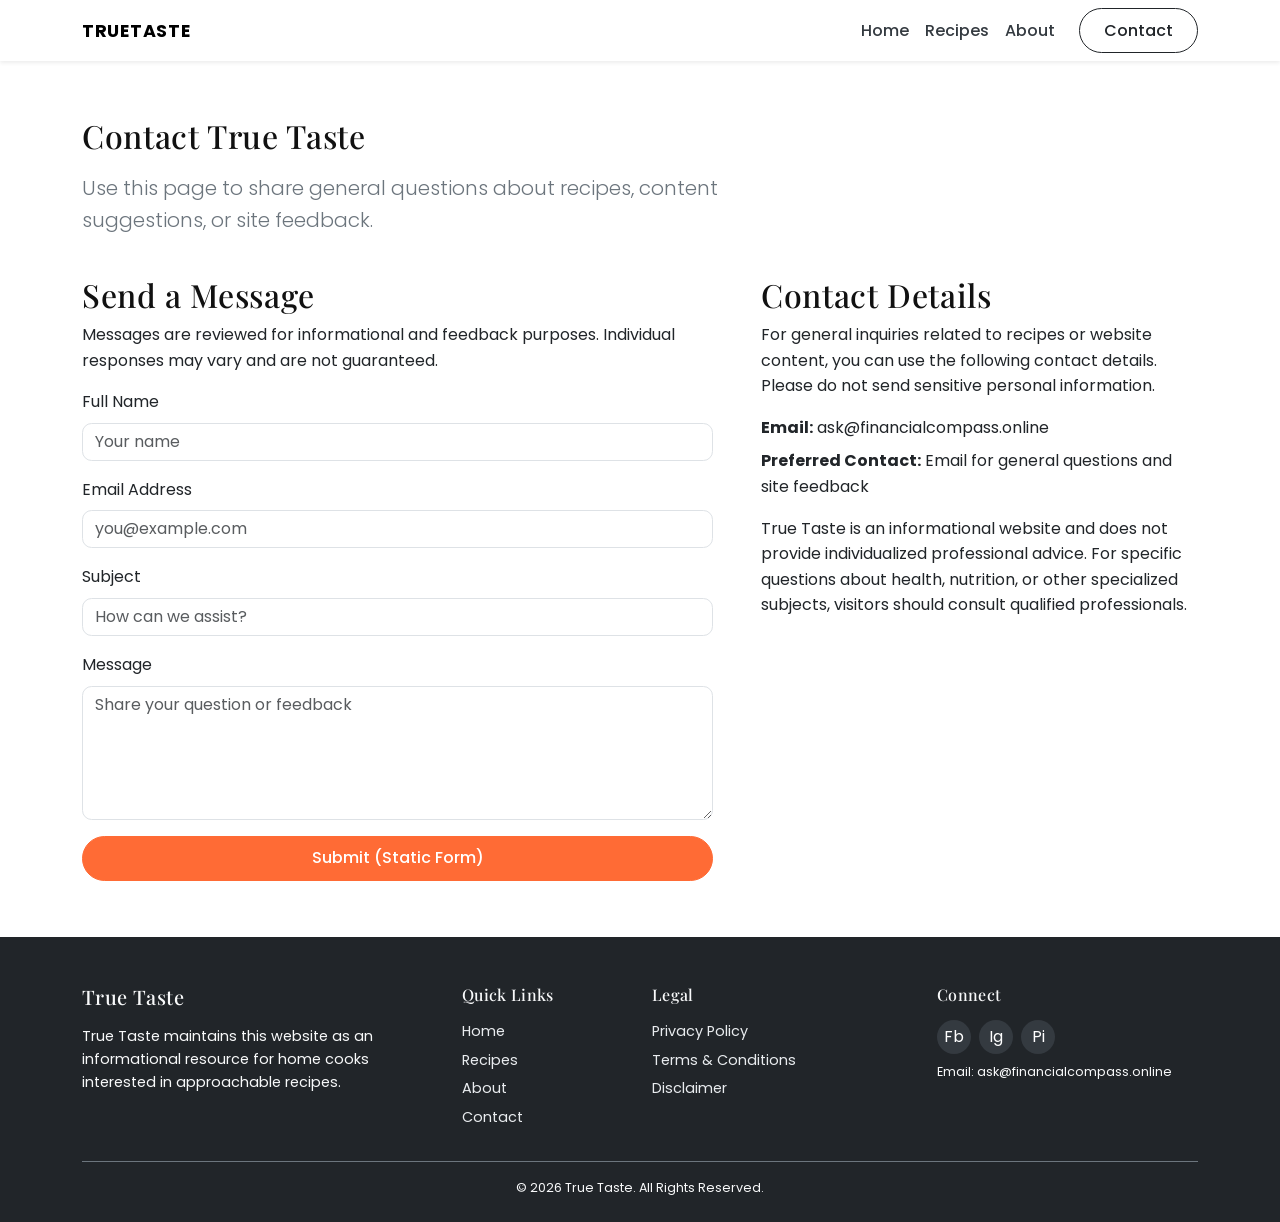
<file: contact.html>
<!DOCTYPE html>
<html lang="en">
<head>
    <meta charset="UTF-8">
    <title>Contact | True Taste Recipes</title>
    <meta name="description" content="Contact True Taste with recipe-related questions or website feedback. Use the form or email support for informational inquiries.">
    <meta name="viewport" content="width=device-width, initial-scale=1">
    <meta name="robots" content="noindex, nofollow">
    <meta property="og:title" content="Contact | True Taste Recipes">
    <meta property="og:description" content="Reach out to True Taste with general questions about recipes, content, or site feedback.">
    <meta property="og:type" content="website">
    <meta property="og:url" content="https://www.financialfreeeducation.com/contact">
    <meta property="og:image" content="https://images.pexels.com/photos/3740203/pexels-photo-3740203.jpeg">
    <link rel="preconnect" href="https://fonts.googleapis.com">
    <link rel="preconnect" href="https://fonts.gstatic.com" crossorigin>
    <link href="https://fonts.googleapis.com/css2?family=Playfair+Display:wght@500;700&amp;family=Poppins:wght@300;400;500;600&amp;display=swap" rel="stylesheet">
    <link href="https://cdn.jsdelivr.net/npm/bootstrap@5.3.3/dist/css/bootstrap.min.css" rel="stylesheet">
    <link href="assets/css/style.css" rel="stylesheet">
    <!-- Google tag (gtag.js) -->
    <script async src="https://www.googletagmanager.com/gtag/js?id=AW-17957425337"></script>
    <script>
      window.dataLayer = window.dataLayer || [];
      function gtag(){dataLayer.push(arguments);}
      gtag('js', new Date());
      gtag('config', 'AW-17957425337');
    </script>
</head>
<body>
<nav class="navbar navbar-expand-lg navbar-light bg-white shadow-sm sticky-top">
    <div class="container">
        <a class="navbar-brand fw-bold" href="index.html">TrueTaste</a>
        <button class="navbar-toggler" type="button" data-bs-toggle="collapse" data-bs-target="#mainNavbar" aria-controls="mainNavbar" aria-expanded="false" aria-label="Toggle navigation">
            <span class="navbar-toggler-icon"></span>
        </button>
        <div class="collapse navbar-collapse" id="mainNavbar">
            <ul class="navbar-nav ms-auto mb-2 mb-lg-0 align-items-lg-center">
                <li class="nav-item">
                    <a class="nav-link" href="index.html">Home</a>
                </li>
                <li class="nav-item">
                    <a class="nav-link" href="recipes.html">Recipes</a>
                </li>
                <li class="nav-item">
                    <a class="nav-link" href="about.html">About</a>
                </li>
                <li class="nav-item">
                    <a class="btn btn-accent ms-lg-3 active" href="contact.html" aria-current="page">Contact</a>
                </li>
            </ul>
        </div>
    </div>
</nav>

<section class="page-header section-padding pb-3">
    <div class="container">
        <h1 class="mb-3">Contact True Taste</h1>
        <p class="lead mb-0">Use this page to share general questions about recipes, content suggestions, or site feedback.</p>
    </div>
</section>

<section class="section-padding pt-4">
    <div class="container">
        <div class="row gx-5">
            <div class="col-lg-7 mb-4 mb-lg-0">
                <h2>Send a Message</h2>
                <p>Messages are reviewed for informational and feedback purposes. Individual responses may vary and are not guaranteed.</p>
                <form action="#" method="post" class="contact-form">
                    <div class="mb-3">
                        <label for="contactName" class="form-label">Full Name</label>
                        <input type="text" id="contactName" name="name" class="form-control" placeholder="Your name" required>
                    </div>
                    <div class="mb-3">
                        <label for="contactEmail" class="form-label">Email Address</label>
                        <input type="email" id="contactEmail" name="email" class="form-control" placeholder="you@example.com" required>
                    </div>
                    <div class="mb-3">
                        <label for="contactSubject" class="form-label">Subject</label>
                        <input type="text" id="contactSubject" name="subject" class="form-control" placeholder="How can we assist?" required>
                    </div>
                    <div class="mb-3">
                        <label for="contactMessage" class="form-label">Message</label>
                        <textarea id="contactMessage" name="message" rows="5" class="form-control" placeholder="Share your question or feedback" required></textarea>
                    </div>
                    <button type="submit" class="btn btn-accent w-100">Submit (Static Form)</button>
                </form>
            </div>
            <div class="col-lg-5">
                <h2>Contact Details</h2>
                <p>For general inquiries related to recipes or website content, you can use the following contact details. Please do not send sensitive personal information.</p>
                <ul class="list-unstyled contact-details">
                    <li>
                        <strong>Email:</strong> ask@financialcompass.online
                    </li>
                    <li>
                        <strong>Preferred Contact:</strong> Email for general questions and site feedback
                    </li>
                </ul>
                <p>True Taste is an informational website and does not provide individualized professional advice. For specific questions about health, nutrition, or other specialized subjects, visitors should consult qualified professionals.</p>
            </div>
        </div>
    </div>
</section>

<footer class="footer bg-dark text-light pt-5 pb-4">
    <div class="container">
        <div class="row g-4 mb-3">
            <div class="col-md-4">
                <h3 class="h5 mb-3">True Taste</h3>
                <p>True Taste maintains this website as an informational resource for home cooks interested in approachable recipes.</p>
            </div>
            <div class="col-6 col-md-2">
                <h3 class="h6 mb-3">Quick Links</h3>
                <ul class="list-unstyled footer-links">
                    <li><a href="index.html">Home</a></li>
                    <li><a href="recipes.html">Recipes</a></li>
                    <li><a href="about.html">About</a></li>
                    <li><a href="contact.html">Contact</a></li>
                </ul>
            </div>
            <div class="col-6 col-md-3">
                <h3 class="h6 mb-3">Legal</h3>
                <ul class="list-unstyled footer-links">
                    <li><a href="privacy-policy.html">Privacy Policy</a></li>
                    <li><a href="terms-and-conditions.html">Terms &amp; Conditions</a></li>
                    <li><a href="disclaimer.html">Disclaimer</a></li>
                </ul>
            </div>
            <div class="col-md-3">
                <h3 class="h6 mb-3">Connect</h3>
                <div class="d-flex gap-2 mb-2">
                    <a href="#" aria-label="Facebook" class="social-icon rounded-circle d-inline-flex align-items-center justify-content-center">
                        <span class="fs-6">Fb</span>
                    </a>
                    <a href="#" aria-label="Instagram" class="social-icon rounded-circle d-inline-flex align-items-center justify-content-center">
                        <span class="fs-6">Ig</span>
                    </a>
                    <a href="#" aria-label="Pinterest" class="social-icon rounded-circle d-inline-flex align-items-center justify-content-center">
                        <span class="fs-6">Pi</span>
                    </a>
                </div>
                <p class="mb-0 small">Email: ask@financialcompass.online</p>
            </div>
        </div>
        <div class="border-top border-secondary pt-3 mt-2 text-center small">
            <span>© 2026 True Taste. All Rights Reserved.</span>
        </div>
    </div>
</footer>

<script src="https://cdn.jsdelivr.net/npm/bootstrap@5.3.3/dist/js/bootstrap.bundle.min.js"></script>
</body>
</html>
</file>
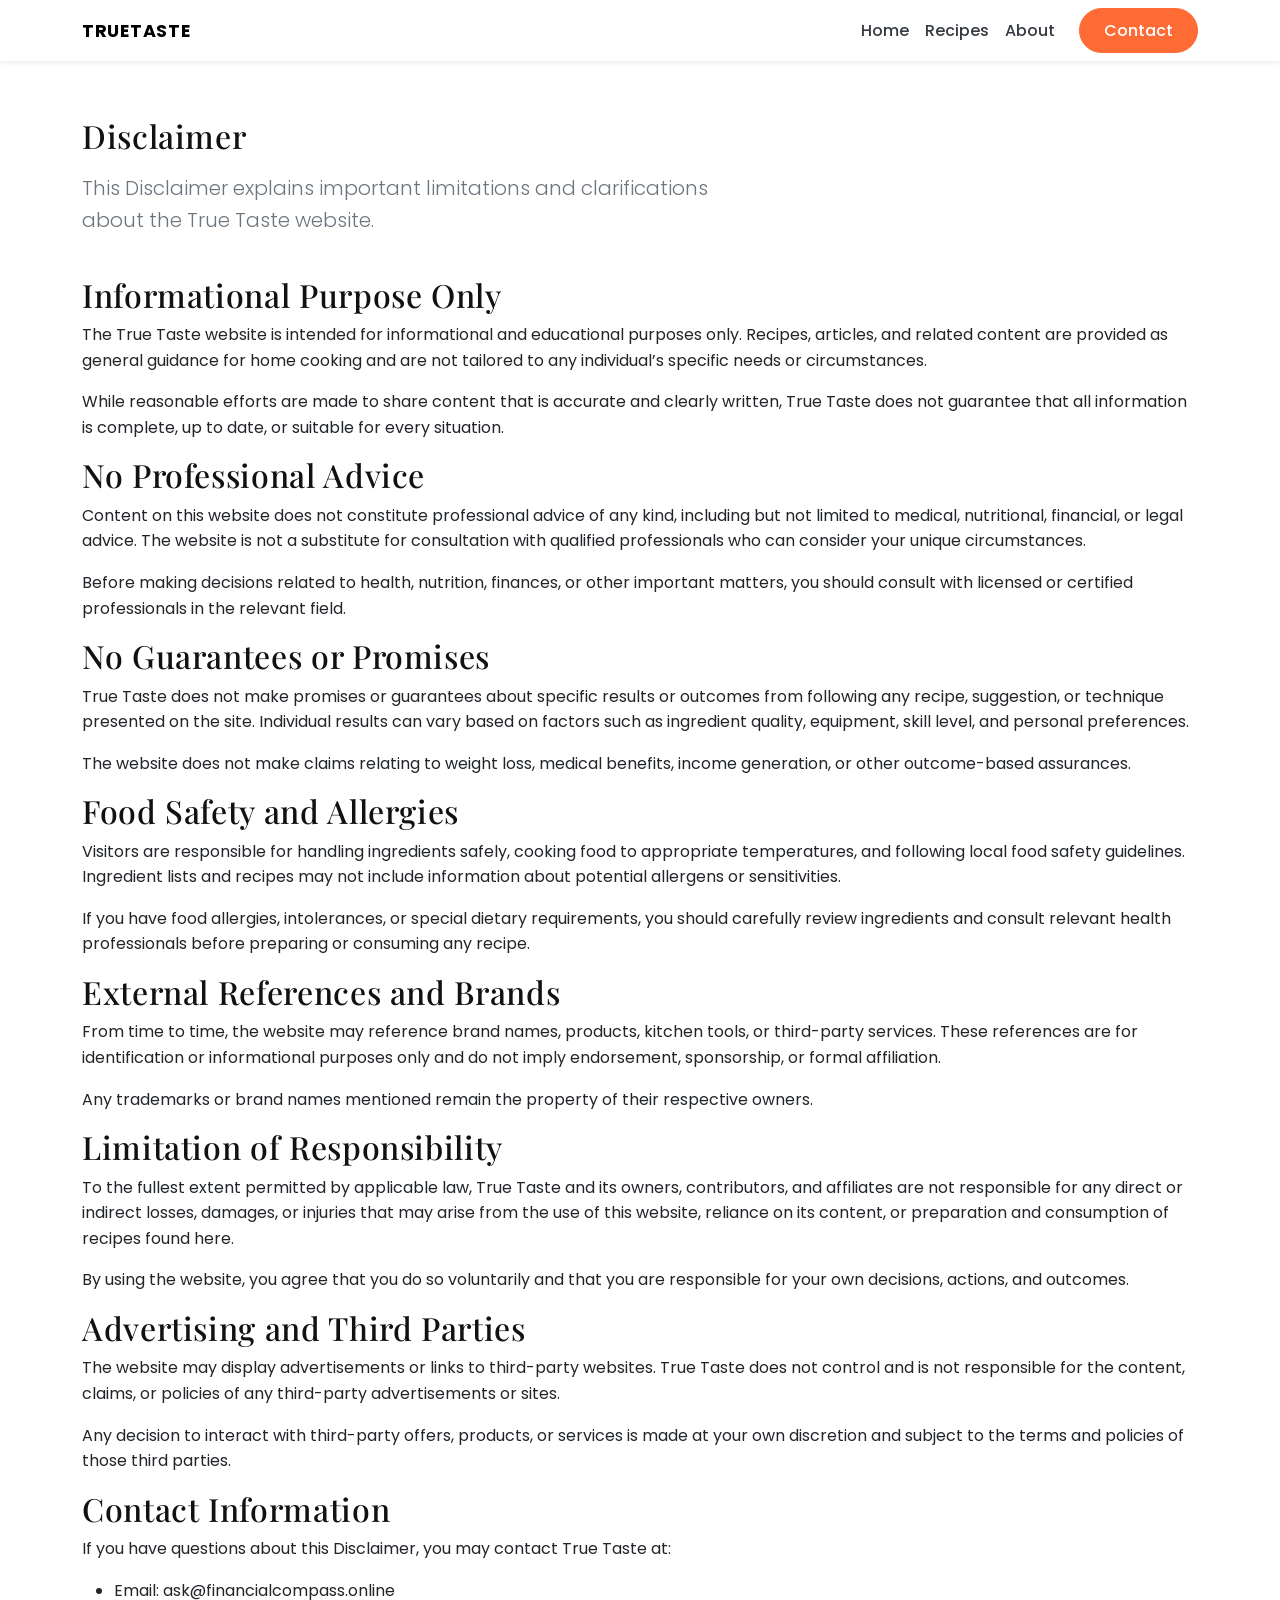
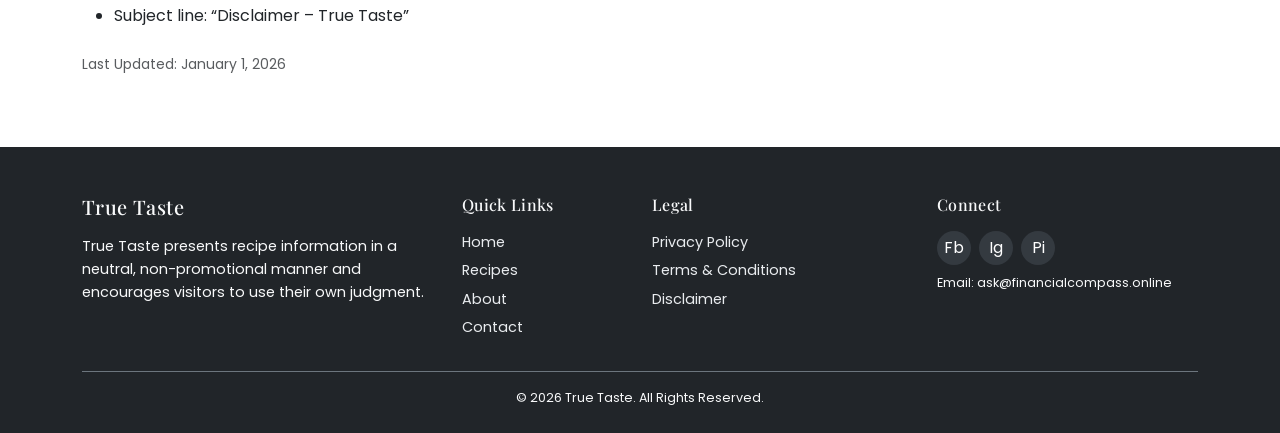
<file: disclaimer.html>
<!DOCTYPE html>
<html lang="en">
<head>
    <meta charset="UTF-8">
    <title>Disclaimer | True Taste</title>
    <meta name="description" content="Read the Disclaimer for True Taste, outlining the informational nature of recipe content and limitations of responsibility.">
    <meta name="viewport" content="width=device-width, initial-scale=1">
    <meta property="og:title" content="Disclaimer | True Taste">
    <meta property="og:description" content="Understand the informational purpose of the True Taste website and the limits of its liability.">
    <meta property="og:type" content="website">
    <meta property="og:url" content="https://www.financialfreeeducation.com/disclaimer">
    <meta property="og:image" content="https://images.pexels.com/photos/1181671/pexels-photo-1181671.jpeg">
    <link rel="preconnect" href="https://fonts.googleapis.com">
    <link rel="preconnect" href="https://fonts.gstatic.com" crossorigin>
    <link href="https://fonts.googleapis.com/css2?family=Playfair+Display:wght@500;700&family=Poppins:wght@300;400;500;600&display=swap" rel="stylesheet">
    <link href="https://cdn.jsdelivr.net/npm/bootstrap@5.3.3/dist/css/bootstrap.min.css" rel="stylesheet">
    <link href="assets/css/style.css" rel="stylesheet">
    <!-- Google tag (gtag.js) -->
    <script async src="https://www.googletagmanager.com/gtag/js?id=AW-17957425337"></script>
    <script>
      window.dataLayer = window.dataLayer || [];
      function gtag(){dataLayer.push(arguments);}
      gtag('js', new Date());
      gtag('config', 'AW-17957425337');
    </script>
</head>
<body>
<nav class="navbar navbar-expand-lg navbar-light bg-white shadow-sm sticky-top">
    <div class="container">
        <a class="navbar-brand fw-bold" href="index.html">TrueTaste</a>
        <button class="navbar-toggler" type="button" data-bs-toggle="collapse" data-bs-target="#mainNavbar" aria-controls="mainNavbar" aria-expanded="false" aria-label="Toggle navigation">
            <span class="navbar-toggler-icon"></span>
        </button>
        <div class="collapse navbar-collapse" id="mainNavbar">
            <ul class="navbar-nav ms-auto mb-2 mb-lg-0 align-items-lg-center">
                <li class="nav-item">
                    <a class="nav-link" href="index.html">Home</a>
                </li>
                <li class="nav-item">
                    <a class="nav-link" href="recipes.html">Recipes</a>
                </li>
                <li class="nav-item">
                    <a class="nav-link" href="about.html">About</a>
                </li>
                <li class="nav-item">
                    <a class="btn btn-accent ms-lg-3" href="contact.html">Contact</a>
                </li>
            </ul>
        </div>
    </div>
</nav>

<section class="page-header section-padding pb-3">
    <div class="container">
        <h1 class="mb-3">Disclaimer</h1>
        <p class="lead mb-0">This Disclaimer explains important limitations and clarifications about the True Taste website.</p>
    </div>
</section>

<section class="section-padding pt-4">
    <div class="container">
        <h2>Informational Purpose Only</h2>
        <p>The True Taste website is intended for informational and educational purposes only. Recipes, articles, and related content are provided as general guidance for home cooking and are not tailored to any individual’s specific needs or circumstances.</p>
        <p>While reasonable efforts are made to share content that is accurate and clearly written, True Taste does not guarantee that all information is complete, up to date, or suitable for every situation.</p>

        <h2>No Professional Advice</h2>
        <p>Content on this website does not constitute professional advice of any kind, including but not limited to medical, nutritional, financial, or legal advice. The website is not a substitute for consultation with qualified professionals who can consider your unique circumstances.</p>
        <p>Before making decisions related to health, nutrition, finances, or other important matters, you should consult with licensed or certified professionals in the relevant field.</p>

        <h2>No Guarantees or Promises</h2>
        <p>True Taste does not make promises or guarantees about specific results or outcomes from following any recipe, suggestion, or technique presented on the site. Individual results can vary based on factors such as ingredient quality, equipment, skill level, and personal preferences.</p>
        <p>The website does not make claims relating to weight loss, medical benefits, income generation, or other outcome-based assurances.</p>

        <h2>Food Safety and Allergies</h2>
        <p>Visitors are responsible for handling ingredients safely, cooking food to appropriate temperatures, and following local food safety guidelines. Ingredient lists and recipes may not include information about potential allergens or sensitivities.</p>
        <p>If you have food allergies, intolerances, or special dietary requirements, you should carefully review ingredients and consult relevant health professionals before preparing or consuming any recipe.</p>

        <h2>External References and Brands</h2>
        <p>From time to time, the website may reference brand names, products, kitchen tools, or third-party services. These references are for identification or informational purposes only and do not imply endorsement, sponsorship, or formal affiliation.</p>
        <p>Any trademarks or brand names mentioned remain the property of their respective owners.</p>

        <h2>Limitation of Responsibility</h2>
        <p>To the fullest extent permitted by applicable law, True Taste and its owners, contributors, and affiliates are not responsible for any direct or indirect losses, damages, or injuries that may arise from the use of this website, reliance on its content, or preparation and consumption of recipes found here.</p>
        <p>By using the website, you agree that you do so voluntarily and that you are responsible for your own decisions, actions, and outcomes.</p>

        <h2>Advertising and Third Parties</h2>
        <p>The website may display advertisements or links to third-party websites. True Taste does not control and is not responsible for the content, claims, or policies of any third-party advertisements or sites.</p>
        <p>Any decision to interact with third-party offers, products, or services is made at your own discretion and subject to the terms and policies of those third parties.</p>

        <h2>Contact Information</h2>
        <p>If you have questions about this Disclaimer, you may contact True Taste at:</p>
        <ul>
            <li>Email: ask@financialcompass.online</li>
            <li>Subject line: “Disclaimer – True Taste”</li>
        </ul>

        <p class="mt-4 small text-muted">Last Updated: January 1, 2026</p>
    </div>
</section>

<footer class="footer bg-dark text-light pt-5 pb-4">
    <div class="container">
        <div class="row g-4 mb-3">
            <div class="col-md-4">
                <h3 class="h5 mb-3">True Taste</h3>
                <p>True Taste presents recipe information in a neutral, non-promotional manner and encourages visitors to use their own judgment.</p>
            </div>
            <div class="col-6 col-md-2">
                <h3 class="h6 mb-3">Quick Links</h3>
                <ul class="list-unstyled footer-links">
                    <li><a href="index.html">Home</a></li>
                    <li><a href="recipes.html">Recipes</a></li>
                    <li><a href="about.html">About</a></li>
                    <li><a href="contact.html">Contact</a></li>
                </ul>
            </div>
            <div class="col-6 col-md-3">
                <h3 class="h6 mb-3">Legal</h3>
                <ul class="list-unstyled footer-links">
                    <li><a href="privacy-policy.html">Privacy Policy</a></li>
                    <li><a href="terms-and-conditions.html">Terms &amp; Conditions</a></li>
                    <li><a href="disclaimer.html">Disclaimer</a></li>
                </ul>
            </div>
            <div class="col-md-3">
                <h3 class="h6 mb-3">Connect</h3>
                <div class="d-flex gap-2 mb-2">
                    <a href="#" aria-label="Facebook" class="social-icon rounded-circle d-inline-flex align-items-center justify-content-center">
                        <span class="fs-6">Fb</span>
                    </a>
                    <a href="#" aria-label="Instagram" class="social-icon rounded-circle d-inline-flex align-items-center justify-content-center">
                        <span class="fs-6">Ig</span>
                    </a>
                    <a href="#" aria-label="Pinterest" class="social-icon rounded-circle d-inline-flex align-items-center justify-content-center">
                        <span class="fs-6">Pi</span>
                    </a>
                </div>
                <p class="mb-0 small">Email: ask@financialcompass.online</p>
            </div>
        </div>
        <div class="border-top border-secondary pt-3 mt-2 text-center small">
            <span>© 2026 True Taste. All Rights Reserved.</span>
        </div>
    </div>
</footer>

<script src="https://cdn.jsdelivr.net/npm/bootstrap@5.3.3/dist/js/bootstrap.bundle.min.js"></script>
</body>
</html>
</file>
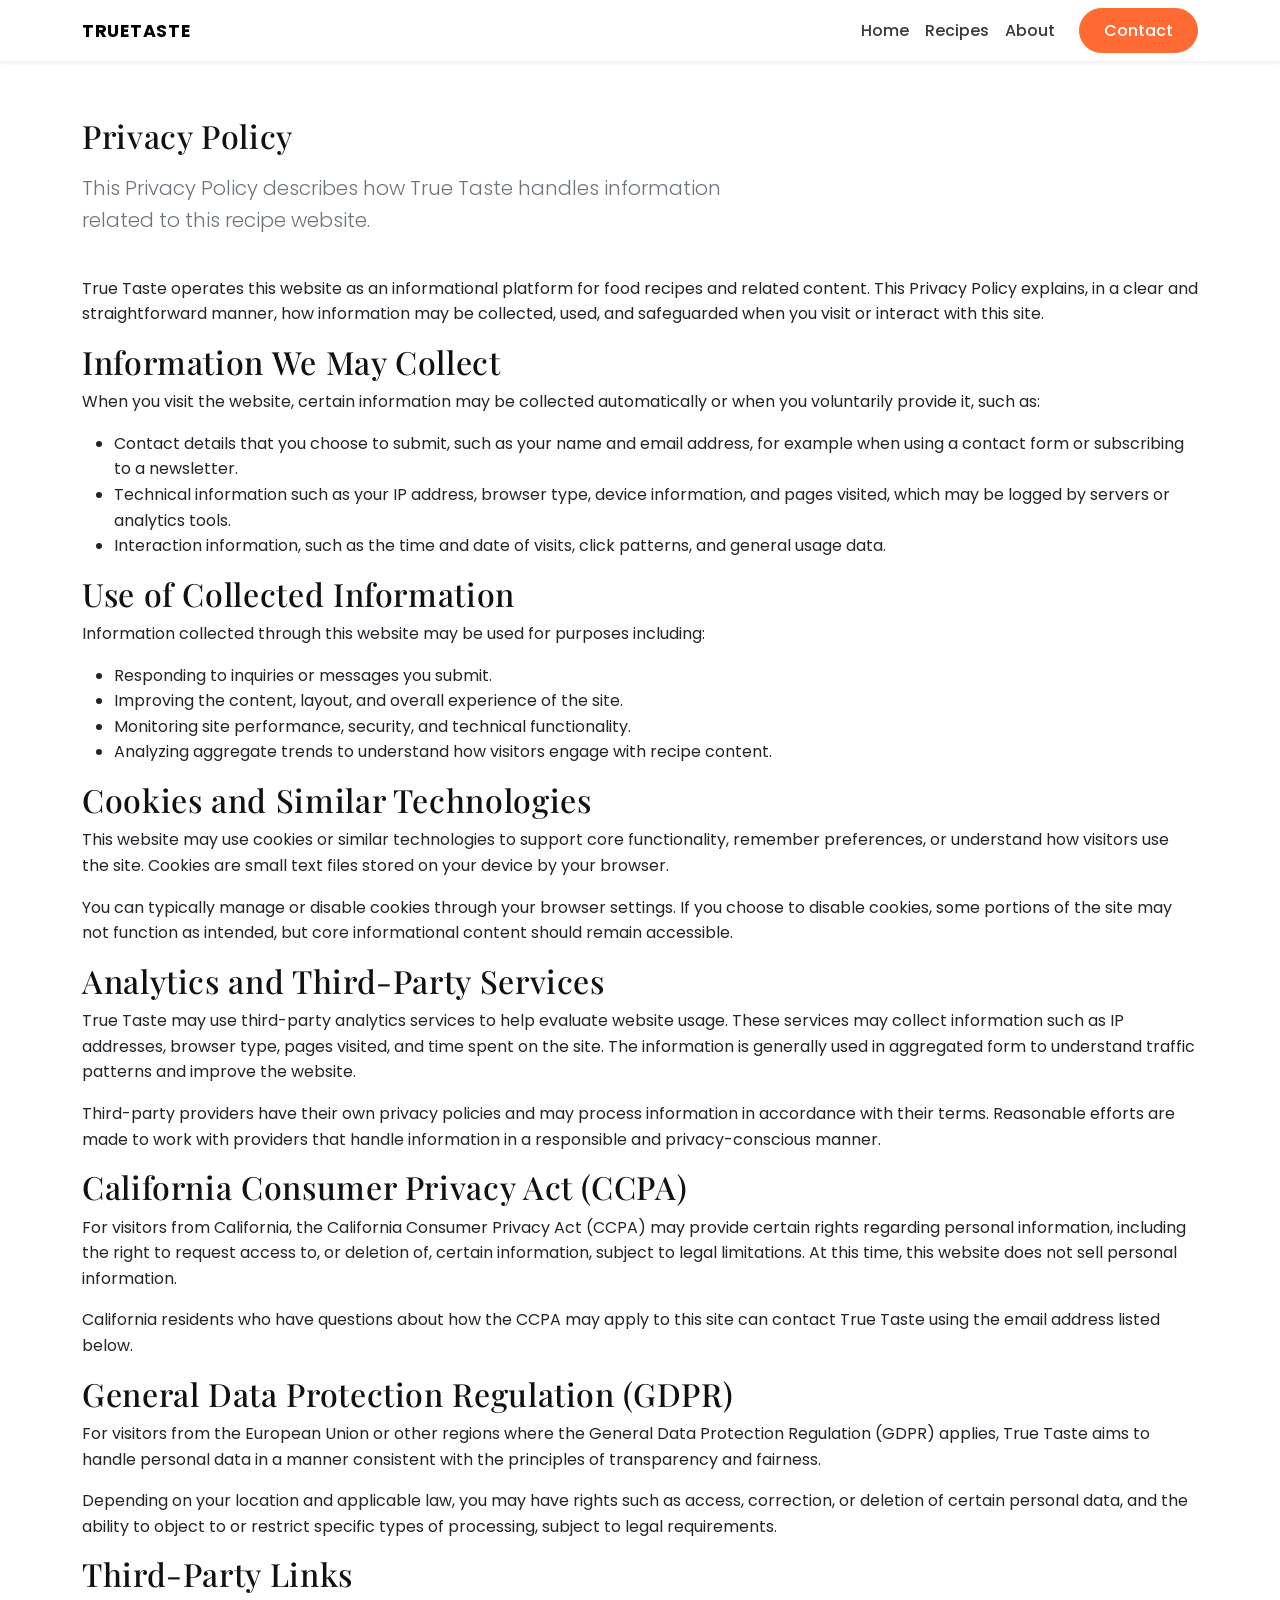
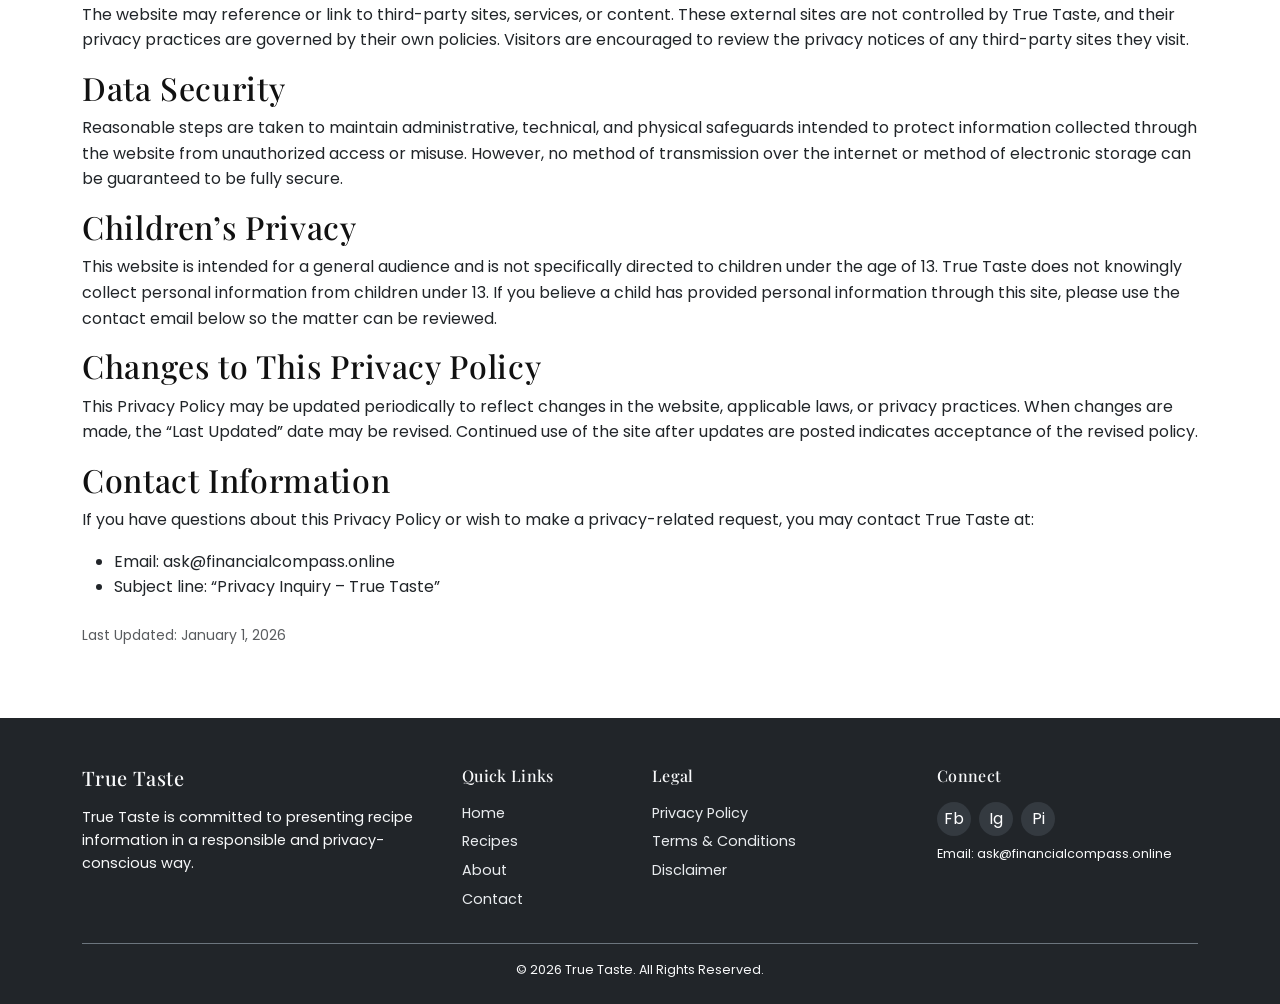
<file: privacy-policy.html>
<!DOCTYPE html>
<html lang="en">
<head>
    <meta charset="UTF-8">
    <title>Privacy Policy | True Taste</title>
    <meta name="description" content="Read the Privacy Policy for True Taste to understand how information may be collected, used, and protected on this recipe website.">
    <meta name="viewport" content="width=device-width, initial-scale=1">
    <meta property="og:title" content="Privacy Policy | True Taste">
    <meta property="og:description" content="Learn about data collection, cookies, analytics, and privacy practices for the True Taste recipe website.">
    <meta property="og:type" content="website">
    <meta property="og:url" content="https://www.financialfreeeducation.com/privacy-policy">
    <meta property="og:image" content="https://images.pexels.com/photos/1181671/pexels-photo-1181671.jpeg">
    <link rel="preconnect" href="https://fonts.googleapis.com">
    <link rel="preconnect" href="https://fonts.gstatic.com" crossorigin>
    <link href="https://fonts.googleapis.com/css2?family=Playfair+Display:wght@500;700&amp;family=Poppins:wght@300;400;500;600&amp;display=swap" rel="stylesheet">
    <link href="https://cdn.jsdelivr.net/npm/bootstrap@5.3.3/dist/css/bootstrap.min.css" rel="stylesheet">
    <link href="assets/css/style.css" rel="stylesheet">
    <!-- Google tag (gtag.js) -->
    <script async src="https://www.googletagmanager.com/gtag/js?id=AW-17957425337"></script>
    <script>
      window.dataLayer = window.dataLayer || [];
      function gtag(){dataLayer.push(arguments);}
      gtag('js', new Date());
      gtag('config', 'AW-17957425337');
    </script>
</head>
<body>
<nav class="navbar navbar-expand-lg navbar-light bg-white shadow-sm sticky-top">
    <div class="container">
        <a class="navbar-brand fw-bold" href="index.html">TrueTaste</a>
        <button class="navbar-toggler" type="button" data-bs-toggle="collapse" data-bs-target="#mainNavbar" aria-controls="mainNavbar" aria-expanded="false" aria-label="Toggle navigation">
            <span class="navbar-toggler-icon"></span>
        </button>
        <div class="collapse navbar-collapse" id="mainNavbar">
            <ul class="navbar-nav ms-auto mb-2 mb-lg-0 align-items-lg-center">
                <li class="nav-item">
                    <a class="nav-link" href="index.html">Home</a>
                </li>
                <li class="nav-item">
                    <a class="nav-link" href="recipes.html">Recipes</a>
                </li>
                <li class="nav-item">
                    <a class="nav-link" href="about.html">About</a>
                </li>
                <li class="nav-item">
                    <a class="btn btn-accent ms-lg-3" href="contact.html">Contact</a>
                </li>
            </ul>
        </div>
    </div>
</nav>

<section class="page-header section-padding pb-3">
    <div class="container">
        <h1 class="mb-3">Privacy Policy</h1>
        <p class="lead mb-0">This Privacy Policy describes how True Taste handles information related to this recipe website.</p>
    </div>
</section>

<section class="section-padding pt-4">
    <div class="container">
        <p>True Taste operates this website as an informational platform for food recipes and related content. This Privacy Policy explains, in a clear and straightforward manner, how information may be collected, used, and safeguarded when you visit or interact with this site.</p>

        <h2>Information We May Collect</h2>
        <p>When you visit the website, certain information may be collected automatically or when you voluntarily provide it, such as:</p>
        <ul>
            <li>Contact details that you choose to submit, such as your name and email address, for example when using a contact form or subscribing to a newsletter.</li>
            <li>Technical information such as your IP address, browser type, device information, and pages visited, which may be logged by servers or analytics tools.</li>
            <li>Interaction information, such as the time and date of visits, click patterns, and general usage data.</li>
        </ul>

        <h2>Use of Collected Information</h2>
        <p>Information collected through this website may be used for purposes including:</p>
        <ul>
            <li>Responding to inquiries or messages you submit.</li>
            <li>Improving the content, layout, and overall experience of the site.</li>
            <li>Monitoring site performance, security, and technical functionality.</li>
            <li>Analyzing aggregate trends to understand how visitors engage with recipe content.</li>
        </ul>

        <h2>Cookies and Similar Technologies</h2>
        <p>This website may use cookies or similar technologies to support core functionality, remember preferences, or understand how visitors use the site. Cookies are small text files stored on your device by your browser.</p>
        <p>You can typically manage or disable cookies through your browser settings. If you choose to disable cookies, some portions of the site may not function as intended, but core informational content should remain accessible.</p>

        <h2>Analytics and Third-Party Services</h2>
        <p>True Taste may use third-party analytics services to help evaluate website usage. These services may collect information such as IP addresses, browser type, pages visited, and time spent on the site. The information is generally used in aggregated form to understand traffic patterns and improve the website.</p>
        <p>Third-party providers have their own privacy policies and may process information in accordance with their terms. Reasonable efforts are made to work with providers that handle information in a responsible and privacy-conscious manner.</p>

        <h2>California Consumer Privacy Act (CCPA)</h2>
        <p>For visitors from California, the California Consumer Privacy Act (CCPA) may provide certain rights regarding personal information, including the right to request access to, or deletion of, certain information, subject to legal limitations. At this time, this website does not sell personal information.</p>
        <p>California residents who have questions about how the CCPA may apply to this site can contact True Taste using the email address listed below.</p>

        <h2>General Data Protection Regulation (GDPR)</h2>
        <p>For visitors from the European Union or other regions where the General Data Protection Regulation (GDPR) applies, True Taste aims to handle personal data in a manner consistent with the principles of transparency and fairness.</p>
        <p>Depending on your location and applicable law, you may have rights such as access, correction, or deletion of certain personal data, and the ability to object to or restrict specific types of processing, subject to legal requirements.</p>

        <h2>Third-Party Links</h2>
        <p>The website may reference or link to third-party sites, services, or content. These external sites are not controlled by True Taste, and their privacy practices are governed by their own policies. Visitors are encouraged to review the privacy notices of any third-party sites they visit.</p>

        <h2>Data Security</h2>
        <p>Reasonable steps are taken to maintain administrative, technical, and physical safeguards intended to protect information collected through the website from unauthorized access or misuse. However, no method of transmission over the internet or method of electronic storage can be guaranteed to be fully secure.</p>

        <h2>Children’s Privacy</h2>
        <p>This website is intended for a general audience and is not specifically directed to children under the age of 13. True Taste does not knowingly collect personal information from children under 13. If you believe a child has provided personal information through this site, please use the contact email below so the matter can be reviewed.</p>

        <h2>Changes to This Privacy Policy</h2>
        <p>This Privacy Policy may be updated periodically to reflect changes in the website, applicable laws, or privacy practices. When changes are made, the “Last Updated” date may be revised. Continued use of the site after updates are posted indicates acceptance of the revised policy.</p>

        <h2>Contact Information</h2>
        <p>If you have questions about this Privacy Policy or wish to make a privacy-related request, you may contact True Taste at:</p>
        <ul>
            <li>Email: ask@financialcompass.online</li>
            <li>Subject line: “Privacy Inquiry – True Taste”</li>
        </ul>

        <p class="mt-4 small text-muted">Last Updated: January 1, 2026</p>
    </div>
</section>

<footer class="footer bg-dark text-light pt-5 pb-4">
    <div class="container">
        <div class="row g-4 mb-3">
            <div class="col-md-4">
                <h3 class="h5 mb-3">True Taste</h3>
                <p>True Taste is committed to presenting recipe information in a responsible and privacy-conscious way.</p>
            </div>
            <div class="col-6 col-md-2">
                <h3 class="h6 mb-3">Quick Links</h3>
                <ul class="list-unstyled footer-links">
                    <li><a href="index.html">Home</a></li>
                    <li><a href="recipes.html">Recipes</a></li>
                    <li><a href="about.html">About</a></li>
                    <li><a href="contact.html">Contact</a></li>
                </ul>
            </div>
            <div class="col-6 col-md-3">
                <h3 class="h6 mb-3">Legal</h3>
                <ul class="list-unstyled footer-links">
                    <li><a href="privacy-policy.html">Privacy Policy</a></li>
                    <li><a href="terms-and-conditions.html">Terms &amp; Conditions</a></li>
                    <li><a href="disclaimer.html">Disclaimer</a></li>
                </ul>
            </div>
            <div class="col-md-3">
                <h3 class="h6 mb-3">Connect</h3>
                <div class="d-flex gap-2 mb-2">
                    <a href="#" aria-label="Facebook" class="social-icon rounded-circle d-inline-flex align-items-center justify-content-center">
                        <span class="fs-6">Fb</span>
                    </a>
                    <a href="#" aria-label="Instagram" class="social-icon rounded-circle d-inline-flex align-items-center justify-content-center">
                        <span class="fs-6">Ig</span>
                    </a>
                    <a href="#" aria-label="Pinterest" class="social-icon rounded-circle d-inline-flex align-items-center justify-content-center">
                        <span class="fs-6">Pi</span>
                    </a>
                </div>
                <p class="mb-0 small">Email: ask@financialcompass.online</p>
            </div>
        </div>
        <div class="border-top border-secondary pt-3 mt-2 text-center small">
            <span>© 2026 True Taste. All Rights Reserved.</span>
        </div>
    </div>
</footer>

<script src="https://cdn.jsdelivr.net/npm/bootstrap@5.3.3/dist/js/bootstrap.bundle.min.js"></script>
</body>
</html>
</file>
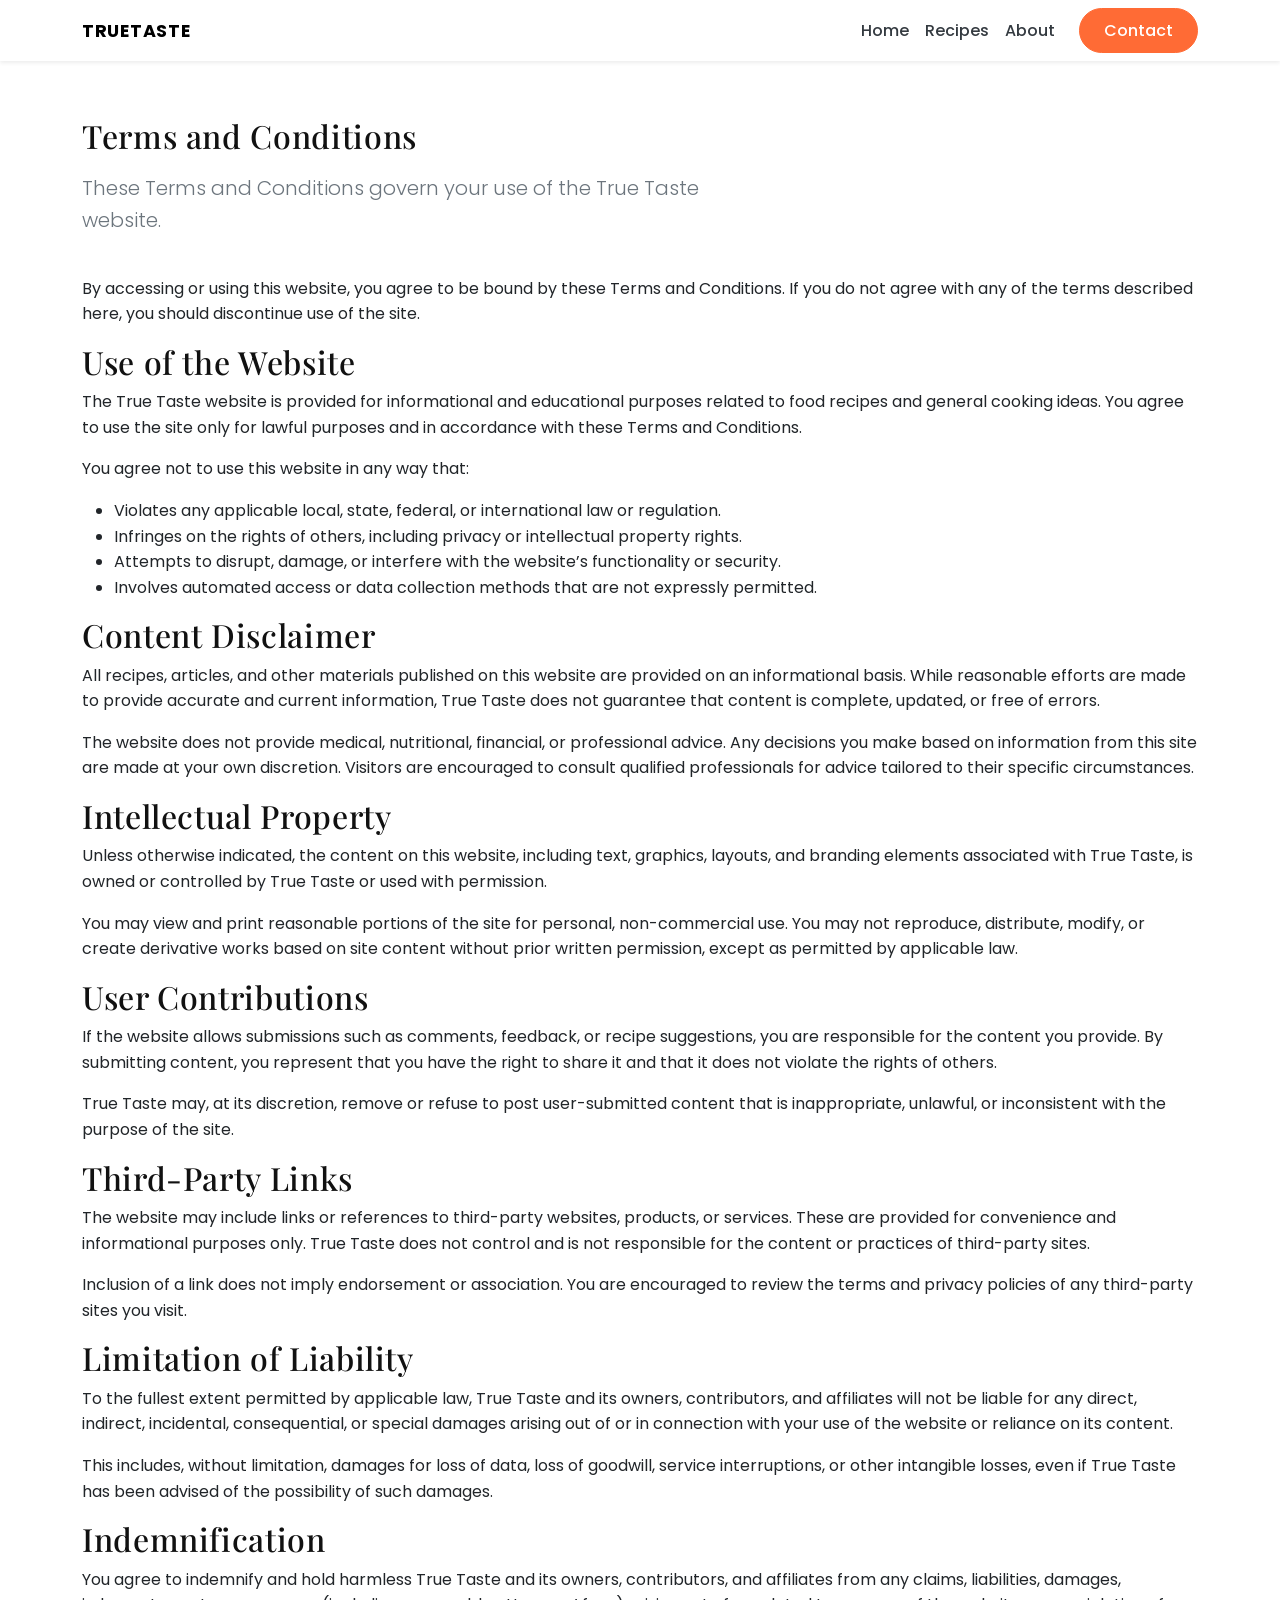
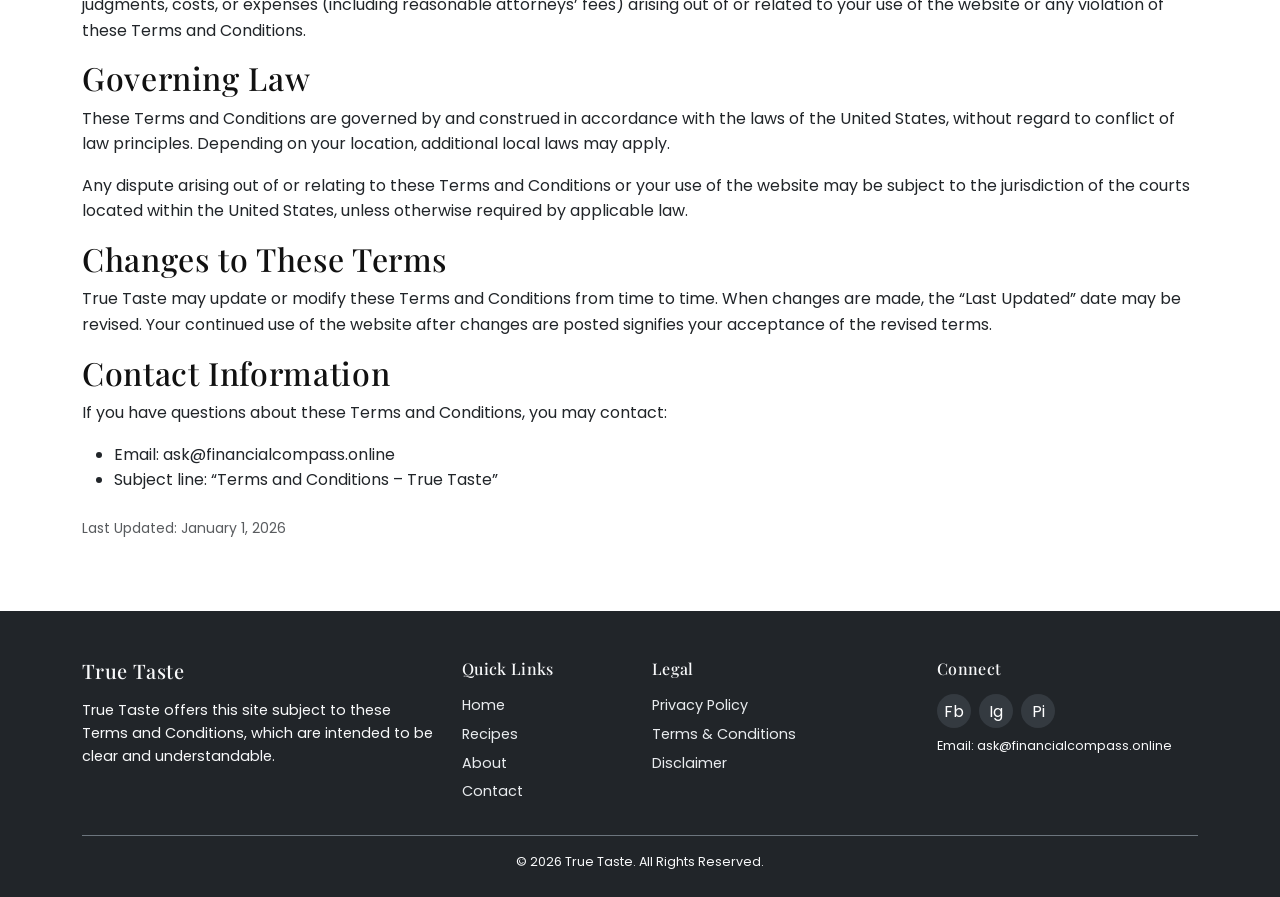
<file: terms-and-conditions.html>
<!DOCTYPE html>
<html lang="en">
<head>
    <meta charset="UTF-8">
    <title>Terms and Conditions | True Taste</title>
    <meta name="description" content="Review the Terms and Conditions governing the use of the True Taste recipe website, including acceptable use and limitations of liability.">
    <meta name="viewport" content="width=device-width, initial-scale=1">
    <meta property="og:title" content="Terms and Conditions | True Taste">
    <meta property="og:description" content="Read the Terms and Conditions for using the True Taste website and recipe content.">
    <meta property="og:type" content="website">
    <meta property="og:url" content="https://www.financialfreeeducation.com/terms-and-conditions">
    <meta property="og:image" content="https://images.pexels.com/photos/1181671/pexels-photo-1181671.jpeg">
    <link rel="preconnect" href="https://fonts.googleapis.com">
    <link rel="preconnect" href="https://fonts.gstatic.com" crossorigin>
    <link href="https://fonts.googleapis.com/css2?family=Playfair+Display:wght@500;700&amp;family=Poppins:wght@300;400;500;600&amp;display=swap" rel="stylesheet">
    <link href="https://cdn.jsdelivr.net/npm/bootstrap@5.3.3/dist/css/bootstrap.min.css" rel="stylesheet">
    <link href="assets/css/style.css" rel="stylesheet">
    <!-- Google tag (gtag.js) -->
    <script async src="https://www.googletagmanager.com/gtag/js?id=AW-17957425337"></script>
    <script>
      window.dataLayer = window.dataLayer || [];
      function gtag(){dataLayer.push(arguments);}
      gtag('js', new Date());
      gtag('config', 'AW-17957425337');
    </script>
</head>
<body>
<nav class="navbar navbar-expand-lg navbar-light bg-white shadow-sm sticky-top">
    <div class="container">
        <a class="navbar-brand fw-bold" href="index.html">TrueTaste</a>
        <button class="navbar-toggler" type="button" data-bs-toggle="collapse" data-bs-target="#mainNavbar" aria-controls="mainNavbar" aria-expanded="false" aria-label="Toggle navigation">
            <span class="navbar-toggler-icon"></span>
        </button>
        <div class="collapse navbar-collapse" id="mainNavbar">
            <ul class="navbar-nav ms-auto mb-2 mb-lg-0 align-items-lg-center">
                <li class="nav-item">
                    <a class="nav-link" href="index.html">Home</a>
                </li>
                <li class="nav-item">
                    <a class="nav-link" href="recipes.html">Recipes</a>
                </li>
                <li class="nav-item">
                    <a class="nav-link" href="about.html">About</a>
                </li>
                <li class="nav-item">
                    <a class="btn btn-accent ms-lg-3" href="contact.html">Contact</a>
                </li>
            </ul>
        </div>
    </div>
</nav>

<section class="page-header section-padding pb-3">
    <div class="container">
        <h1 class="mb-3">Terms and Conditions</h1>
        <p class="lead mb-0">These Terms and Conditions govern your use of the True Taste website.</p>
    </div>
</section>

<section class="section-padding pt-4">
    <div class="container">
        <p>By accessing or using this website, you agree to be bound by these Terms and Conditions. If you do not agree with any of the terms described here, you should discontinue use of the site.</p>

        <h2>Use of the Website</h2>
        <p>The True Taste website is provided for informational and educational purposes related to food recipes and general cooking ideas. You agree to use the site only for lawful purposes and in accordance with these Terms and Conditions.</p>
        <p>You agree not to use this website in any way that:</p>
        <ul>
            <li>Violates any applicable local, state, federal, or international law or regulation.</li>
            <li>Infringes on the rights of others, including privacy or intellectual property rights.</li>
            <li>Attempts to disrupt, damage, or interfere with the website’s functionality or security.</li>
            <li>Involves automated access or data collection methods that are not expressly permitted.</li>
        </ul>

        <h2>Content Disclaimer</h2>
        <p>All recipes, articles, and other materials published on this website are provided on an informational basis. While reasonable efforts are made to provide accurate and current information, True Taste does not guarantee that content is complete, updated, or free of errors.</p>
        <p>The website does not provide medical, nutritional, financial, or professional advice. Any decisions you make based on information from this site are made at your own discretion. Visitors are encouraged to consult qualified professionals for advice tailored to their specific circumstances.</p>

        <h2>Intellectual Property</h2>
        <p>Unless otherwise indicated, the content on this website, including text, graphics, layouts, and branding elements associated with True Taste, is owned or controlled by True Taste or used with permission.</p>
        <p>You may view and print reasonable portions of the site for personal, non-commercial use. You may not reproduce, distribute, modify, or create derivative works based on site content without prior written permission, except as permitted by applicable law.</p>

        <h2>User Contributions</h2>
        <p>If the website allows submissions such as comments, feedback, or recipe suggestions, you are responsible for the content you provide. By submitting content, you represent that you have the right to share it and that it does not violate the rights of others.</p>
        <p>True Taste may, at its discretion, remove or refuse to post user-submitted content that is inappropriate, unlawful, or inconsistent with the purpose of the site.</p>

        <h2>Third-Party Links</h2>
        <p>The website may include links or references to third-party websites, products, or services. These are provided for convenience and informational purposes only. True Taste does not control and is not responsible for the content or practices of third-party sites.</p>
        <p>Inclusion of a link does not imply endorsement or association. You are encouraged to review the terms and privacy policies of any third-party sites you visit.</p>

        <h2>Limitation of Liability</h2>
        <p>To the fullest extent permitted by applicable law, True Taste and its owners, contributors, and affiliates will not be liable for any direct, indirect, incidental, consequential, or special damages arising out of or in connection with your use of the website or reliance on its content.</p>
        <p>This includes, without limitation, damages for loss of data, loss of goodwill, service interruptions, or other intangible losses, even if True Taste has been advised of the possibility of such damages.</p>

        <h2>Indemnification</h2>
        <p>You agree to indemnify and hold harmless True Taste and its owners, contributors, and affiliates from any claims, liabilities, damages, judgments, costs, or expenses (including reasonable attorneys’ fees) arising out of or related to your use of the website or any violation of these Terms and Conditions.</p>

        <h2>Governing Law</h2>
        <p>These Terms and Conditions are governed by and construed in accordance with the laws of the United States, without regard to conflict of law principles. Depending on your location, additional local laws may apply.</p>
        <p>Any dispute arising out of or relating to these Terms and Conditions or your use of the website may be subject to the jurisdiction of the courts located within the United States, unless otherwise required by applicable law.</p>

        <h2>Changes to These Terms</h2>
        <p>True Taste may update or modify these Terms and Conditions from time to time. When changes are made, the “Last Updated” date may be revised. Your continued use of the website after changes are posted signifies your acceptance of the revised terms.</p>

        <h2>Contact Information</h2>
        <p>If you have questions about these Terms and Conditions, you may contact:</p>
        <ul>
            <li>Email: ask@financialcompass.online</li>
            <li>Subject line: “Terms and Conditions – True Taste”</li>
        </ul>

        <p class="mt-4 small text-muted">Last Updated: January 1, 2026</p>
    </div>
</section>

<footer class="footer bg-dark text-light pt-5 pb-4">
    <div class="container">
        <div class="row g-4 mb-3">
            <div class="col-md-4">
                <h3 class="h5 mb-3">True Taste</h3>
                <p>True Taste offers this site subject to these Terms and Conditions, which are intended to be clear and understandable.</p>
            </div>
            <div class="col-6 col-md-2">
                <h3 class="h6 mb-3">Quick Links</h3>
                <ul class="list-unstyled footer-links">
                    <li><a href="index.html">Home</a></li>
                    <li><a href="recipes.html">Recipes</a></li>
                    <li><a href="about.html">About</a></li>
                    <li><a href="contact.html">Contact</a></li>
                </ul>
            </div>
            <div class="col-6 col-md-3">
                <h3 class="h6 mb-3">Legal</h3>
                <ul class="list-unstyled footer-links">
                    <li><a href="privacy-policy.html">Privacy Policy</a></li>
                    <li><a href="terms-and-conditions.html">Terms &amp; Conditions</a></li>
                    <li><a href="disclaimer.html">Disclaimer</a></li>
                </ul>
            </div>
            <div class="col-md-3">
                <h3 class="h6 mb-3">Connect</h3>
                <div class="d-flex gap-2 mb-2">
                    <a href="#" aria-label="Facebook" class="social-icon rounded-circle d-inline-flex align-items-center justify-content-center">
                        <span class="fs-6">Fb</span>
                    </a>
                    <a href="#" aria-label="Instagram" class="social-icon rounded-circle d-inline-flex align-items-center justify-content-center">
                        <span class="fs-6">Ig</span>
                    </a>
                    <a href="#" aria-label="Pinterest" class="social-icon rounded-circle d-inline-flex align-items-center justify-content-center">
                        <span class="fs-6">Pi</span>
                    </a>
                </div>
                <p class="mb-0 small">Email: ask@financialcompass.online</p>
            </div>
        </div>
        <div class="border-top border-secondary pt-3 mt-2 text-center small">
            <span>© 2026 True Taste. All Rights Reserved.</span>
        </div>
    </div>
</footer>

<script src="https://cdn.jsdelivr.net/npm/bootstrap@5.3.3/dist/js/bootstrap.bundle.min.js"></script>
</body>
</html>
</file>
<file: assets/css/style.css>
:root {
    --accent-color: #ff6b35;
    --accent-color-soft: rgba(255, 107, 53, 0.1);
    --heading-font: "Playfair Display", serif;
    --body-font: "Poppins", system-ui, -apple-system, BlinkMacSystemFont, "Segoe UI", sans-serif;
    --text-color: #212529;
    --muted-color: #6c757d;
    --bg-light-subtle: #f8f5f3;
}

*,
*::before,
*::after {
    box-sizing: border-box;
}

body {
    font-family: var(--body-font);
    color: var(--text-color);
    background-color: #ffffff;
    line-height: 1.6;
}

h1,
h2,
h3,
h4,
h5,
h6 {
    font-family: var(--heading-font);
    color: #111111;
    letter-spacing: 0.02em;
}

a {
    color: var(--accent-color);
    text-decoration: none;
}

a:hover {
    color: #e55e2f;
    text-decoration: underline;
}

.btn-accent {
    background-color: var(--accent-color);
    border-color: var(--accent-color);
    color: #ffffff;
    border-radius: 999px;
    padding: 0.6rem 1.5rem;
    font-weight: 500;
}

.btn-accent:hover,
.btn-accent:focus {
    background-color: #e55e2f;
    border-color: #e55e2f;
    color: #ffffff;
}

.section-padding {
    padding-top: 3.5rem;
    padding-bottom: 3.5rem;
}

.bg-light-subtle {
    background-color: var(--bg-light-subtle);
}

.navbar-brand {
    font-size: 1.1rem;
    letter-spacing: 0.04em;
    text-transform: uppercase;
}

.navbar .nav-link {
    font-weight: 500;
    color: #343a40;
}

.navbar .nav-link.active,
.navbar .nav-link:focus,
.navbar .nav-link:hover {
    color: var(--accent-color);
}

.hero-section {
    padding-top: 4.5rem;
    padding-bottom: 4.5rem;
    background: radial-gradient(circle at top left, var(--accent-color-soft), #ffffff 55%);
}

.hero-title {
    font-size: clamp(2rem, 3vw, 2.8rem);
    margin-bottom: 1rem;
}

.hero-subtitle {
    font-size: 1rem;
    color: var(--muted-color);
    max-width: 34rem;
}

.hero-cta {
    margin-top: 1.75rem;
}

.hero-image {
    max-height: 420px;
    object-fit: cover;
    width: 100%;
}

.section-heading h2 {
    font-size: 1.9rem;
    margin-bottom: 0.5rem;
}

.section-heading p {
    color: var(--muted-color);
    max-width: 32rem;
    margin-left: auto;
    margin-right: auto;
}

.recipe-card {
    border: 1px solid rgba(0, 0, 0, 0.05);
    transition: transform 0.15s ease, box-shadow 0.15s ease, border-color 0.15s ease;
    border-radius: 0.75rem;
    overflow: hidden;
}

.recipe-card img {
    height: 220px;
    object-fit: cover;
}

.recipe-card .card-body {
    padding: 1rem 1.1rem 1.2rem;
}

.recipe-card .card-title {
    margin-bottom: 0.5rem;
}

.recipe-card .card-text {
    font-size: 0.95rem;
    color: var(--muted-color);
}

.recipe-meta {
    display: flex;
    justify-content: space-between;
    font-size: 0.85rem;
    color: var(--muted-color);
    margin-top: 0.75rem;
}

.recipe-card:hover {
    transform: translateY(-4px);
    box-shadow: 0 12px 30px rgba(0, 0, 0, 0.08);
    border-color: var(--accent-color-soft);
}

.category-card {
    padding: 1.5rem 1rem;
    border-radius: 0.75rem;
    background-color: #ffffff;
    box-shadow: 0 8px 20px rgba(0, 0, 0, 0.03);
    height: 100%;
}

.category-card h3 {
    margin-bottom: 0.5rem;
}

.category-card p {
    font-size: 0.9rem;
    color: var(--muted-color);
}

.accent-bullet {
    display: inline-block;
    width: 10px;
    height: 10px;
    border-radius: 999px;
    background-color: var(--accent-color);
    margin-top: 0.45rem;
}

.newsletter-form .form-control,
.contact-form .form-control {
    border-radius: 0.6rem;
}

.newsletter-form button {
    margin-top: 0.25rem;
}

.footer {
    font-size: 0.9rem;
}

.footer h3 {
    font-family: var(--heading-font);
}

.footer-links li {
    margin-bottom: 0.35rem;
}

.footer-links a {
    color: #e9ecef;
}

.footer-links a:hover {
    color: #ffffff;
    text-decoration: underline;
}

.social-icon {
    width: 34px;
    height: 34px;
    background-color: #343a40;
    color: #ffffff;
    font-size: 0.7rem;
}

.social-icon:hover {
    background-color: var(--accent-color);
    color: #ffffff;
}

.page-header h1 {
    font-size: 2rem;
}

.page-header .lead {
    color: var(--muted-color);
    max-width: 40rem;
}

.recipe-hero {
    padding-top: 3rem;
    padding-bottom: 2.5rem;
}

.recipe-hero h1 {
    font-size: 2rem;
    margin-bottom: 0.75rem;
}

.recipe-hero .lead {
    color: var(--muted-color);
}

.recipe-details .label {
    display: block;
    font-size: 0.8rem;
    text-transform: uppercase;
    letter-spacing: 0.08em;
    color: var(--muted-color);
}

.recipe-details .value {
    font-weight: 600;
    font-size: 0.95rem;
}

.recipe-list li {
    margin-bottom: 0.4rem;
}

.recipe-steps {
    padding-left: 1.1rem;
}

.recipe-steps li {
    margin-bottom: 0.7rem;
}

.nutrition-item {
    padding: 0.7rem 0.8rem;
    border-radius: 0.5rem;
    background-color: #ffffff;
    border: 1px solid rgba(0, 0, 0, 0.05);
    font-size: 0.9rem;
}

.nutrition-item .label {
    display: block;
    font-size: 0.78rem;
    text-transform: uppercase;
    letter-spacing: 0.06em;
    color: var(--muted-color);
}

.nutrition-item .value {
    font-weight: 600;
}

.recipe-aside {
    padding: 1.25rem 1.5rem;
    border-radius: 0.75rem;
    background-color: #ffffff;
    border: 1px solid rgba(0, 0, 0, 0.05);
    font-size: 0.95rem;
    color: var(--muted-color);
}

.about-list li {
    margin-bottom: 0.45rem;
}

.contact-details li {
    margin-bottom: 0.5rem;
}

@media (max-width: 575.98px) {
    .navbar-brand {
        font-size: 0.95rem;
    }

    .section-padding {
        padding-top: 3rem;
        padding-bottom: 3rem;
    }

    .recipe-card img {
        height: 200px;
    }
}
</file>
